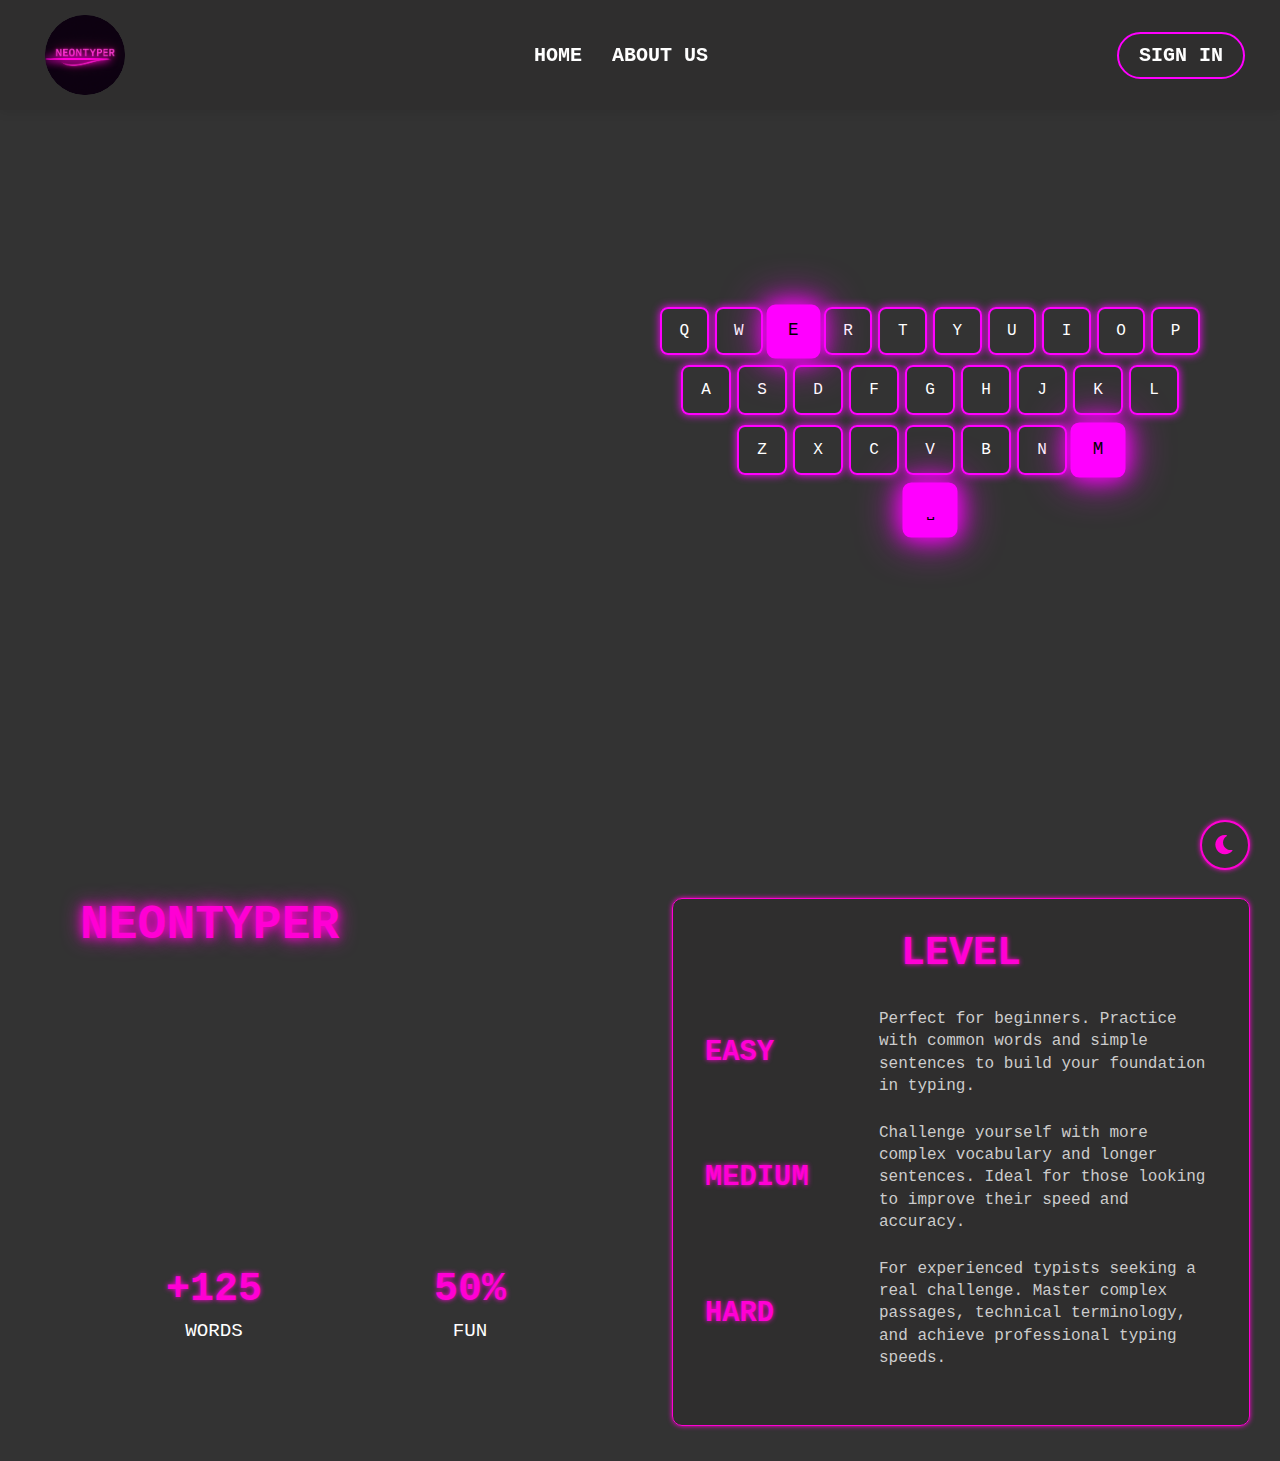
<file: index.html>
<!DOCTYPE html>
<html lang="fr">
<head>
    <meta charset="UTF-8">
    <meta name="viewport" content="width=device-width, initial-scale=1.0">
    <title>NEONTYPER</title>
    <link rel="stylesheet" href="https://cdnjs.cloudflare.com/ajax/libs/font-awesome/6.0.0-beta3/css/all.min.css">
    <link rel="stylesheet" href="assests/styles.css">
    <link rel="icon" href="assests/images/logo.png" type="image/png">
    <link href="https://fonts.googleapis.com/css2?family=Roboto+Mono&display=swap" rel="stylesheet">
    <script src="assests/home.js" defer></script>


</head>
<body>
    <header>
        <div class="logo-container">
            <div class="logo-img">
                <img src="assests/images/logo.png" alt="logo">
            </div>
        </div>
        
        <nav>
            <a href="#home">HOME</a>
            <a href="#about-us">ABOUT US</a>
        </nav>
        <button class="sign-in-btn" id="signInButton">SIGN IN</button>
    </header>

    <div class="main-wrapper" id="home">
        <div class="container">
            <div class="main-content">
                <div class="left-content">
                    <h1 class="welcome-title">
                        WELCOME<br>
                        TO <span class="neon-brand">NEONTYPER</span>
                    </h1>
                    
                    <p class="description">
                        Test your speed, challenge your friends, and type like a pro — welcome to NEONTyper, where typing becomes a thrilling race!
                    </p>
                    
                    <div class="social-icons">
                        <div class="social-icon">
                            <i class="fab fa-facebook-f"></i>
                        </div>
                        <div class="social-icon">
                            <i class="fab fa-linkedin-in"></i>
                        </div>
                        <div class="social-icon">
                            <i class="fab fa-twitter"></i>
                        </div>
                    </div>
                </div>

                <div class="keyboard-area">
                    <div class="keyboard" id="keyboard">
                      <div class="row" id="row1"></div>
                      <div class="row" id="row2"></div>
                      <div class="row" id="row3"></div>
                      <div class="row" id="row4"></div>
                    </div>
                  </div> 
            </div>
        </div>
    </div>


    <section id="about-us"></section>
        <div class="about-content">
            <div class="about-info">
                <h1 class="neon-title">NEONTYPER</h1>
                <p class="description">
                    Discover the ultimate typing experience with NeonTyper, where speed meets style in a vibrant neon atmosphere. Our platform is designed to enhance your typing skills while providing an engaging and visually stunning environment.
                </p>
                <div class="stats">
                    <div class="stat-item">
                        <span class="stat-number" id="words-count">0</span>
                        <span class="stat-label">WORDS</span>
                    </div>
                    <div class="stat-item">
                        <span class="stat-number" id="fun-percent">0</span>
                        <span class="stat-label">FUN</span>
                    </div>
                </div>
            </div>

            <div class="levels-section">
                <h2 class="level-title">LEVEL</h2>
                
                <div class="level">
                    <h3 class="level-name">EASY</h3>
                    <p class="level-description">
                        Perfect for beginners. Practice with common words and simple sentences to build your foundation in typing.
                    </p>
                </div>
                
                <div class="level">
                    <h3 class="level-name">MEDIUM</h3>
                    <p class="level-description">
                        Challenge yourself with more complex vocabulary and longer sentences. Ideal for those looking to improve their speed and accuracy.
                    </p>
                </div>
                
                <div class="level">
                    <h3 class="level-name">HARD</h3>
                    <p class="level-description">
                        For experienced typists seeking a real challenge. Master complex passages, technical terminology, and achieve professional typing speeds.
                    </p>
                </div>
            </div>
        </div>
    </section>

    <div class="modal-overlay" id="modalOverlay">
        <div class="login-container">
            <button class="close-btn" id="closeBtn">✕</button>
            <h2 class="login-title">LOG <span>IN</span></h2>
            <p class="login-description">Log in to join the race!</p>
            <form id="loginForm">
                <div class="input__container">
                    <div class="input__container--mail">
                        <i class="fa-solid fa-circle-user"></i>
                        <input type="email" id="email" placeholder="Email..." required>
                    </div>
                    <div class="input__container--password">
                        <i class="fa-solid fa-lock"></i>
                        <input id="password" type="password" placeholder="Password..." required>
                    </div>
                </div>
                <button id="sign-in">Sign In</button>
                <div id="errorMessage" class="error-message">
                <p>Email or password invalid </p> 
                </div>
            </form>
        </div>
    </div>

    <button id="theme-toggle" class="theme-toggle">
        <i class="fas fa-moon" id="dark-icon"></i>
        <i class="fas fa-sun" id="light-icon" style="display: none;"></i>
    </button>

</body>
</html>
</file>
<file: assests/styles.css>
* {
    margin: 0;
    padding: 0;
    box-sizing: border-box;
    font-family: 'Roboto monospace', monospace;
}

html {
    scroll-behavior: smooth;
}

:root {
    --bg-color: #333333;
    --text-color: white;
    --secondary-text-color: #cccccc;
    --neon-color: #ff00d4;
    --card-bg: rgba(47, 46, 46, 0.95);
    --header-bg: rgba(47, 46, 46, 0.95);
    --letter-box-bg: transparent;
    --letter-box-hover: rgba(255, 0, 212, 0.3);
    --sign-in-hover: rgba(255, 0, 212, 0.2);
    --scrollbar-bg: #333333;
    --scrollbar-thumb: #ff00d4;
    --levels-section-border: #ff00d4;
    --wrong-color: #f44336;
}

[data-theme="light"] {
    --bg-color: #f5f5f5;
    --text-color: #333333;
    --secondary-text-color: #555555;
    --neon-color: #d362b5;
    --card-bg: rgba(255, 255, 255, 0.95);
    --header-bg: rgba(255, 255, 255, 0.95);
    --letter-box-bg: transparent;
    --letter-box-hover: rgba(211, 98, 181, 0.15);
    --sign-in-hover: rgba(211, 98, 181, 0.1);
    --scrollbar-bg: #dddddd;
    --scrollbar-thumb: #d362b5;
    --levels-section-border: #d362b5;
}

[data-theme="light"] .neon-title,
[data-theme="light"] .level-title,
[data-theme="light"] .level-name,
[data-theme="light"] .neon-brand {
    text-shadow: 0 0 3px var(--neon-color), 0 0 5px var(--neon-color);
}

[data-theme="light"] .social-icon:hover,
[data-theme="light"] .letter-box:hover,
[data-theme="light"] .sign-in-btn:hover,
[data-theme="light"] .levels-section {
    box-shadow: 0 0 8px var(--neon-color);
}

[data-theme="light"] .sign-in-btn, 
[data-theme="light"] .key,
[data-theme="light"] .login-title{
    color: var(--text-color) !important;
}

[data-theme="light"] .modal-overlay {
    background-color: rgba(245, 245, 245, 0.9);
}

[data-theme="light"] .login-container {
    background-color: var(--card-bg);
    border: 1px solid var(--neon-color);
    box-shadow: 0 0 20px rgba(211, 98, 181, 0.3);
}

[data-theme="light"] .login-title {
    color: var(--text-color);
}

[data-theme="light"] .login-title span {
    color: var(--neon-color);
}

[data-theme="light"] .login-description {
    color: var(--secondary-text-color);
}

[data-theme="light"] .input__container--mail,
[data-theme="light"] .input__container--password {
    background-color: rgba(255, 255, 255, 0.7);
    border: 1px solid rgba(211, 98, 181, 0.6);
}

[data-theme="light"] .input__container--mail i,
[data-theme="light"] .input__container--password i {
    color: var(--text-color);
}

[data-theme="light"] .input__container--mail input,
[data-theme="light"] .input__container--password input {
    background-color: transparent;
    color: var(--text-color);
}


[data-theme="dark"] .modal-overlay {
    background-color: rgba(0, 0, 0, 0.8);
}

[data-theme="dark"] .login-container {
    background-color: var(--card-bg);
    border: 1px solid var(--neon-color);
    box-shadow: 0 0 25px rgba(255, 0, 212, 0.4);
    border-radius: 10px;
}

[data-theme="dark"] .login-title {
    color: white;
    font-weight: bold;
    text-shadow: 0 0 5px var(--neon-color);
}

[data-theme="dark"] .login-title span {
    color: var(--neon-color);
    text-shadow: 0 0 8px var(--neon-color);
}

[data-theme="dark"] .login-description {
    color: var(--secondary-text-color);
}

[data-theme="dark"] .input__container--mail,
[data-theme="dark"] .input__container--password {
    background-color: rgba(30, 30, 30, 0.7);
    border: 1px solid rgba(255, 0, 212, 0.6);
    box-shadow: 0 0 8px rgba(255, 0, 212, 0.2);
    transition: all 0.3s ease;
}

[data-theme="dark"] .input__container--mail:focus-within,
[data-theme="dark"] .input__container--password:focus-within {
    box-shadow: 0 0 12px rgba(255, 0, 212, 0.5);
    border: 1px solid rgba(255, 0, 212, 0.8);
}

[data-theme="dark"] .input__container--mail i,
[data-theme="dark"] .input__container--password i {
    color: var(--neon-color);
}

[data-theme="dark"] input {
    background-color: transparent !important;
    color: white;
    outline: none;
}

[data-theme="dark"] #sign-in {
    background-color: var(--neon-color);
    border: 2px solid var(--neon-color);
    box-shadow: 0 0 15px rgba(255, 0, 212, 0.5);
    transition: all 0.3s ease;
}

[data-theme="dark"] #sign-in:hover {
    box-shadow: 0 0 20px rgba(255, 0, 212, 0.7);
    transform: translateY(-2px);
}

[data-theme="dark"] .close-btn {
    color: var(--neon-color);
    text-shadow: 0 0 5px var(--neon-color);
    transition: all 0.3s ease;
}

[data-theme="dark"] .close-btn:hover {
    transform: scale(1.1);
    text-shadow: 0 0 8px var(--neon-color);
}

@keyframes glowBorder {
    0% { box-shadow: 0 0 10px rgba(255, 0, 212, 0.3); }
    50% { box-shadow: 0 0 20px rgba(255, 0, 212, 0.7); }
    100% { box-shadow: 0 0 10px rgba(255, 0, 212, 0.3); }
}

[data-theme="dark"] .login-container {
    animation: glowBorder 3s infinite;
}


.theme-toggle {
    position: fixed;
    bottom: 30px;
    right: 30px;
    z-index: 1000;
    width: 50px;
    height: 50px;
    border: 2px solid var(--neon-color);
    border-radius: 50%;
    background-color: var(--bg-color);
    color: var(--neon-color);
    display: flex;
    justify-content: center;
    align-items: center;
    cursor: pointer;
    box-shadow: 0 0 5px var(--neon-color);
    transition: all 0.3s ease;
}

.theme-toggle:hover {
    transform: scale(1.1);
    box-shadow: 0 0 10px var(--neon-color);
}

.theme-toggle i {
    font-size: 22px;
    padding: 50px;
}

body.theme-transition,
body.theme-transition *,
body.theme-transition *:before,
body.theme-transition *:after {
    transition: all 0.8s ease-in-out !important;
    transition-delay: 0 !important;
}

::-webkit-scrollbar {
    width: 8px;
    background-color: var(--scrollbar-bg);
}
::-webkit-scrollbar-thumb {
    background-color: var(--scrollbar-thumb);
    border-radius: 8px;
}
::-webkit-scrollbar-thumb:hover {
    background-color: var(--neon-color);
}
::-webkit-scrollbar-track {
    background-color: var(--scrollbar-bg);
}

body {
    background-color: var(--bg-color);
    color: var(--text-color);
    min-height: 100vh;
    padding: 0;
}

.container {
    max-width: 1200px;
    margin: 0 auto;
    padding: 0 20px;
}

@keyframes neonPulse {
    from {
        text-shadow: 0 0 5px var(--neon-color), 0 0 10px var(--neon-color);
    }
    to {
        text-shadow: 0 0 15px var(--neon-color), 0 0 20px var(--neon-color), 0 0 25px var(--neon-color);
    }
}

@keyframes neonWave {
    0% { width: 70%; opacity: 0.8; }
    50% { width: 85%; opacity: 1; }
    100% { width: 70%; opacity: 0.8; }
}

@keyframes fadeInUp {
    from {
        opacity: 0;
        transform: translateY(20px);
    }
    to {
        opacity: 1;
        transform: translateY(0);
    }
}

@keyframes neonText {
    from {
        text-shadow: 0 0 5px var(--neon-color), 0 0 10px var(--neon-color);
    }
    to {
        text-shadow: 0 0 10px var(--neon-color), 0 0 20px var(--neon-color), 0 0 30px var(--neon-color);
    }
}

@keyframes neonGlow {
    0% {
        text-shadow: 0 0 5px var(--neon-color), 0 0 10px var(--neon-color);
    }
    50% {
        text-shadow: 0 0 10px var(--neon-color), 0 0 20px var(--neon-color), 0 0 30px var(--neon-color);
    }
    100% {
        text-shadow: 0 0 5px var(--neon-color), 0 0 10px var(--neon-color);
    }
}

@keyframes fadeIn {
    from { opacity: 0; }
    to { opacity: 1; }
}

@keyframes fadeInBox {
    from {
        opacity: 0;
        transform: scale(0.8);
    }
    to {
        opacity: 1;
        transform: scale(1);
    }
}

header {
    display: flex;
    justify-content: space-between;
    align-items: center;
    padding: 15px;
    flex-wrap: wrap;
    gap: 20px;
    background-color: var(--header-bg);
    position: fixed;
    top: 0;
    left: 0;
    right: 0;
    z-index: 1000;
    box-shadow: 0 2px 10px rgba(0, 0, 0, 0.1);
}

.logo-container {
    width: 80px;
    height: 80px;
    position: relative;
    transition: transform 0.5s ease;
    overflow: hidden;
    border-radius: 50%;
    margin-left: 30px;
}

.logo-container:hover {
    transform: rotate(10deg);
}

.logo-img img {
    width: 100%;
    height: 100%;
    border-radius: 50%;
    background-color: #0c0014;
    position: relative;
    display: flex;
    justify-content: center;
    align-items: center;
}

.logo-img::after {
    content: "";
    position: absolute;
    width: 80%;
    height: 2px;
    background-color: var(--neon-color);
    bottom: 35px;
    box-shadow: 0 0 8px 2px var(--neon-color);
    border-radius: 50%;
    animation: neonWave 3s infinite;
}

nav {
    display: flex;
    gap: 30px;
}

nav a {
    color: var(--text-color);
    text-decoration: none;
    font-size: 20px;
    text-transform: uppercase;
    font-weight: bold;
    position: relative;
    transition: color 0.3s;
}

nav a::after {
    content: '';
    position: absolute;
    width: 0;
    height: 2px;
    background-color: var(--neon-color);
    bottom: -5px;
    left: 0;
    transition: width 0.3s;
    box-shadow: 0 0 5px var(--neon-color);
}

nav a:hover {
    color: var(--neon-color);
}

nav a:hover::after {
    width: 100%;
}

.main-wrapper {
    padding-top: 120px;
}

.main-content {
    display: flex;
    justify-content: center;
    align-items: center;
    /* margin: 20px 0px; */
    margin-top: 100px;
    flex-wrap: wrap;
    gap: 200px;
}

.left-content {
    flex: 1;
    min-width: 300px;
    max-width: 500px;
}

.welcome-title {
    font-size: 52px;
    margin-bottom: 10px;
    color: var(--text-color);
    opacity: 0;
    animation: fadeInUp 1s forwards;
    animation-delay: 0.5s;
}

.neon-brand {
    color: var(--neon-color);
    font-size: 52px;
    text-shadow: 0 0 5px var(--neon-color);
    animation: neonText 2s infinite alternate;
}

.description {
    color: var(--secondary-text-color);
    line-height: 1.6;
    margin-top: 25px;
    font-family: monospace;
    font-size: 23px;
    opacity: 0;
    animation: fadeIn 1s forwards;
    animation-delay: 1s;
}

.social-icons {
    display: flex;
    gap: 30px;
    margin-top: 25px;
    opacity: 0;
    animation: fadeIn 1s forwards;
    animation-delay: 1.5s;
    flex-wrap: wrap;
}

.social-icon {
    width: 50px;
    height: 50px;
    border: 2px solid var(--neon-color);
    border-radius: 50%;
    display: flex;
    justify-content: center;
    align-items: center;
    color: var(--neon-color);
    font-size: 24px;
    transition: all 0.3s;
    position: relative;
    overflow: hidden;
    cursor: pointer;
}

.social-icon:hover {
    transform: translateY(-5px);
    box-shadow: 0 0 15px var(--neon-color);
    background-color: var(--letter-box-hover);
}

.social-icon i {
    transition: all 0.3s;
    padding: 10px;
}

.social-icon:hover i {
    transform: scale(1.2);
}

.keyboard-area {
    width: 50%;
    display: flex;
    justify-content: center;
    align-items: center;
    padding: 20px;
  }
  
  .keyboard {
    display: flex;
    flex-direction: column;
    gap: 10px;
    width: 100%;
    max-width: 600px;
  }
  
  .row {
    display: flex;
    gap: 6px;
    justify-content: center;
    flex-wrap: wrap;
  }
  
  .key {
    flex: 1 0 8%;
    max-width: 50px;
    aspect-ratio: 1;
    border: 2px solid #ff00ff;
    color: white;
    display: flex;
    align-items: center;
    justify-content: center;
    border-radius: 8px;
    font-size: 1rem;
    box-shadow: 0 0 8px #ff00ff;
    transition: 0.2s;
  }
  
  .key.active {
    background-color: #ff00ff;
    color: black;
    transform: scale(1.1);
    box-shadow: 0 0 20px #ff00ff, 0 0 40px #ff00ff;
  }
  
  @media (max-width: 768px) {
    body {
      flex-direction: column;
    }
  
    .welcome,
    .keyboard-area {
      width: 100%;
      padding: 20px;
    }
  
    .keyboard {
      max-width: 100%;
    }
  
    .key {
      font-size: 0.85rem;
    }
  }
  
  @media (max-width: 480px) {
    .key {
      flex: 1 0 10%;
      font-size: 0.75rem;
    }
  }

#about-us {
    padding: 2rem;
    max-width: 1200px;
    margin: 90px;
    align-items: center;  
}

.about-content {
    display: flex;
    justify-content: space-between;
    align-items: stretch;
    gap: 5rem;
    flex-wrap: wrap;
    padding: 2rem 0;
    margin-inline: 30px;
}

.about-info {
    flex: 1;
    min-width: 300px;
    margin-left: 50px;
}

.levels-section {
    flex: 1;
    min-width: 300px;
    border: 1px solid var(--levels-section-border);
    border-radius: 10px;
    padding: 2rem;
    box-shadow: 0 0 5px var(--neon-color);
    background-color: var(--card-bg);
}

.neon-title {
    font-size: 3rem;
    font-weight: bold;
    color: var(--neon-color);
    text-shadow: 0 0 10px var(--neon-color), 0 0 20px var(--neon-color);
    margin-bottom: 1.5rem;
    animation: neonGlow 2s infinite alternate;
}

.about-description {
    color: var(--secondary-text-color);
    line-height: 1.6;
    text-align: center;
    margin-bottom: 2rem;
    font-family: monospace;
    font-size: 18px;
}

.stats {
    display: flex;
    justify-content: space-around;
    text-align: center;
    margin-top: 2rem;
}

.stat-item {
    display: flex;
    flex-direction: column;
}

.stat-number {
    font-size: 2.5rem;
    font-weight: bold;
    color: var(--neon-color);
    text-shadow: 0 0 5px var(--neon-color);
}

.stat-label {
    font-size: 1.2rem;
    margin-top: 0.5rem;
    color: var(--text-color);
}

.level-title {
    color: var(--neon-color);
    text-align: center;
    font-size: 2.5rem;
    margin-bottom: 2rem;
    text-shadow: 0 0 5px var(--neon-color);
    animation: neonGlow 2s infinite alternate;
}

.level {
    margin-bottom: 1.5rem;
    display: flex;
    align-items: center;
}

.level-name {
    color: var(--neon-color);
    font-size: 1.8rem;
    margin-right: 1.5rem;
    width: 150px;
    flex-shrink: 0;
    text-shadow: 0 0 5px var(--neon-color);
    animation: neonGlow 2s infinite alternate;
}

.level-description {
    color: var(--secondary-text-color);
    line-height: 1.4;
    flex: 1;
}

.sign-in-btn {
    background-color: transparent;
    color: white;
    border: 2px solid #ff00ff;
    border-radius: 30px;
    padding: 10px 20px;
    font-weight: bold;
    cursor: pointer;
    transition: background-color 0.3s, color 0.3s;
    font-size: 20px;
    margin-right: 20px;
}

.sign-in-btn:hover {
    background-color: #ff00ff;
    color: white;
}

.main-content {
    transition: filter 0.3s ease;
}

.blur {
    filter: blur(15px); 
}

.modal-overlay {
    display: none;
    position: fixed;
    top: 0;
    left: 0;
    width: 100%;
    height: 100%;
    background-color: rgba(0, 0, 0, 0.9);
    z-index: 2000;
    justify-content: center;
    align-items: center;
} 

.login-container {
    width: 400px;
    background-color:#333333;
    backdrop-filter: blur(30px);
    -webkit-backdrop-filter: blur(10px);
    border-radius: 5px;
    padding: 30px;
    text-align: center;
    position: relative;
    border: 1px solid #ff00ff;
    z-index: 2001;
    box-shadow: 0 0 20px rgba(255, 0, 255, 0.3); 
}

.close-btn {
    position: absolute;
    top: 15px;
    right: 15px;
    color: #ff00ff;
    font-size: 24px;
    cursor: pointer;
    background: none;
    border: none;
}

.login-title {
    font-size: 28px;
    margin-bottom: 20px;
}

.login-title span {
    color: #ff00ff;
}

.login-description {
    margin-bottom: 30px;
    color: #ccc;
    font-size: 20px;
}

#loginForm{
    width: 100%;
}

input {
    width: 100%;
    height: 5vh;
    padding: 0.5rem;
    color: var(--text-color);
    outline: none; 
    border: none;
    border-radius: 5px; 
    background-color: transparent;
} 


i{
    font-size: 1.5rem;
    padding-left: 1rem;
}

.input__container{
    display: flex;
    flex-direction: column;
    width: 100%;
    gap: 2rem;
}

.input__container--password, .input__container--mail{
    display: flex;
    width: 100%;
    padding: 8px;
    margin-bottom: 20px;
    border-radius: 25px;
    background-color: transparent;
    border: 1px solid rgba(255, 0, 255, 0.6);
    color: var(--text-color);
    outline: none;
    align-items: center;
}

#sign-in {
    background-color: #ff00ff;
    color: white;
    font-size: 20px;
    border: 2px solid #ff00ff;
    border-radius: 30px;
    padding: 12px 40px;
    font-weight: bold;
    margin-top: 10px;
    cursor: pointer;
    transition: background-color 0.3s;
}

.login-btn:hover {
    background-color: #ff00ff;
}

#errorMessage{
    display: none;
    margin: 2rem auto;
    background-color: var(--wrong-color);
    padding: 0.5rem;
    width: 60%;
    color: var(--white);
}

#errorMessage i{
    padding: 0 1rem;
}

.content {
    text-align: center;
    padding: 50px;
}

.content h1 {
    font-size: 48px;
    margin-bottom: 20px;
}

.content h1 span {
    color: #ff00ff;
}

.content p {
    font-size: 18px;
    max-width: 800px;
    margin: 0 auto;
}

@media (max-width: 1024px) {
    .main-content {
        flex-direction: column;
        align-items: center;
        text-align: center;
        gap: 90px;
    }

    .social-icons {
        justify-content: center;
    }
    
    .welcome-title, .neon-brand {
        font-size: 36px;
    }
}

@media (max-width: 768px) {
    header {
        justify-content: center;
    }
    
    .main-content {
        flex-direction: column;
        align-items: center;
        text-align: center;
        gap: 100px;
    }
    
    .left-content {
        display: flex;
        width: 50%;
        flex-direction: column;
        align-items: center;
        padding: 0 20px;
    }
    
    .description {
        text-align: center;
        margin-left: auto;
        margin-right: auto;
    }
    
    .social-icons {
        justify-content: center;
    }
    
    #about-us{
        margin: 20px;
    }
    .about-content {
        flex-direction: column;
        margin: 0;
        gap: 5rem;
    }
    
    .about-info, .levels-section {
        width: 100%;
        margin-left: 0;
    }
    
    .neon-title {
        font-size: 2.5rem;
        text-align: center;
    }
    
    .level-title {
        font-size: 2rem;
    }
}

@media (max-width: 576px) {
    .neon-title {
        font-size: 2rem;
    }
    
    .about-description {
        font-size: 0.9rem;
    }
    
    .stat-number {
        font-size: 1.8rem;
    }
    
    .stat-label {
        font-size: 1rem;
    }
    
    .level {
        flex-direction: column;
        align-items: flex-start;
    }
    
    .level-name {
        margin-bottom: 0.5rem;
        margin-right: 0;
        width: 100%;
    }
    #about-us{
        margin: 20px;
    }
    .about-content {
        flex-direction: column;
        margin: 0;
        gap: 5rem;
    }
    
    .about-info, .levels-section {
        width: 100%;
        margin-left: 0;
    }
    
    .neon-title {
        font-size: 2rem;
        text-align: center;
    }
    .level-title {
        font-size: 2rem;
    }
    .level-description {
        font-size: 1rem;
    }
    .description{
        font-size: 1rem;
    }
}

@media (max-width: 480px) {
    header {
        padding: 10px;
    }
    
    .logo-container {
        width: 60px;
        height: 60px;
    }
    
    .logo-img::after {
        bottom: 20px;
    }
    
    nav {
        gap: 15px;
        flex-direction: column;
        align-items: center;
    }
    
    .sign-in {
        padding: 8px 18px;
        font-size: 14px;
    }
    
    .main-wrapper {
        padding-top: 140px;
    }
    
    .main-content {
        flex-direction: column;
        align-items: center;
        text-align: center;
        gap: 100px;
    }
    
    .letter-grid {
        grid-template-columns: repeat(3, 50px);
        grid-template-rows: repeat(5, 50px);
        gap: 5px;
    }
    
    .letter-box {
        font-size: 24px;
    }
    
    .welcome-title, .neon-brand {
        font-size: 30px;
    }
}
</file>
